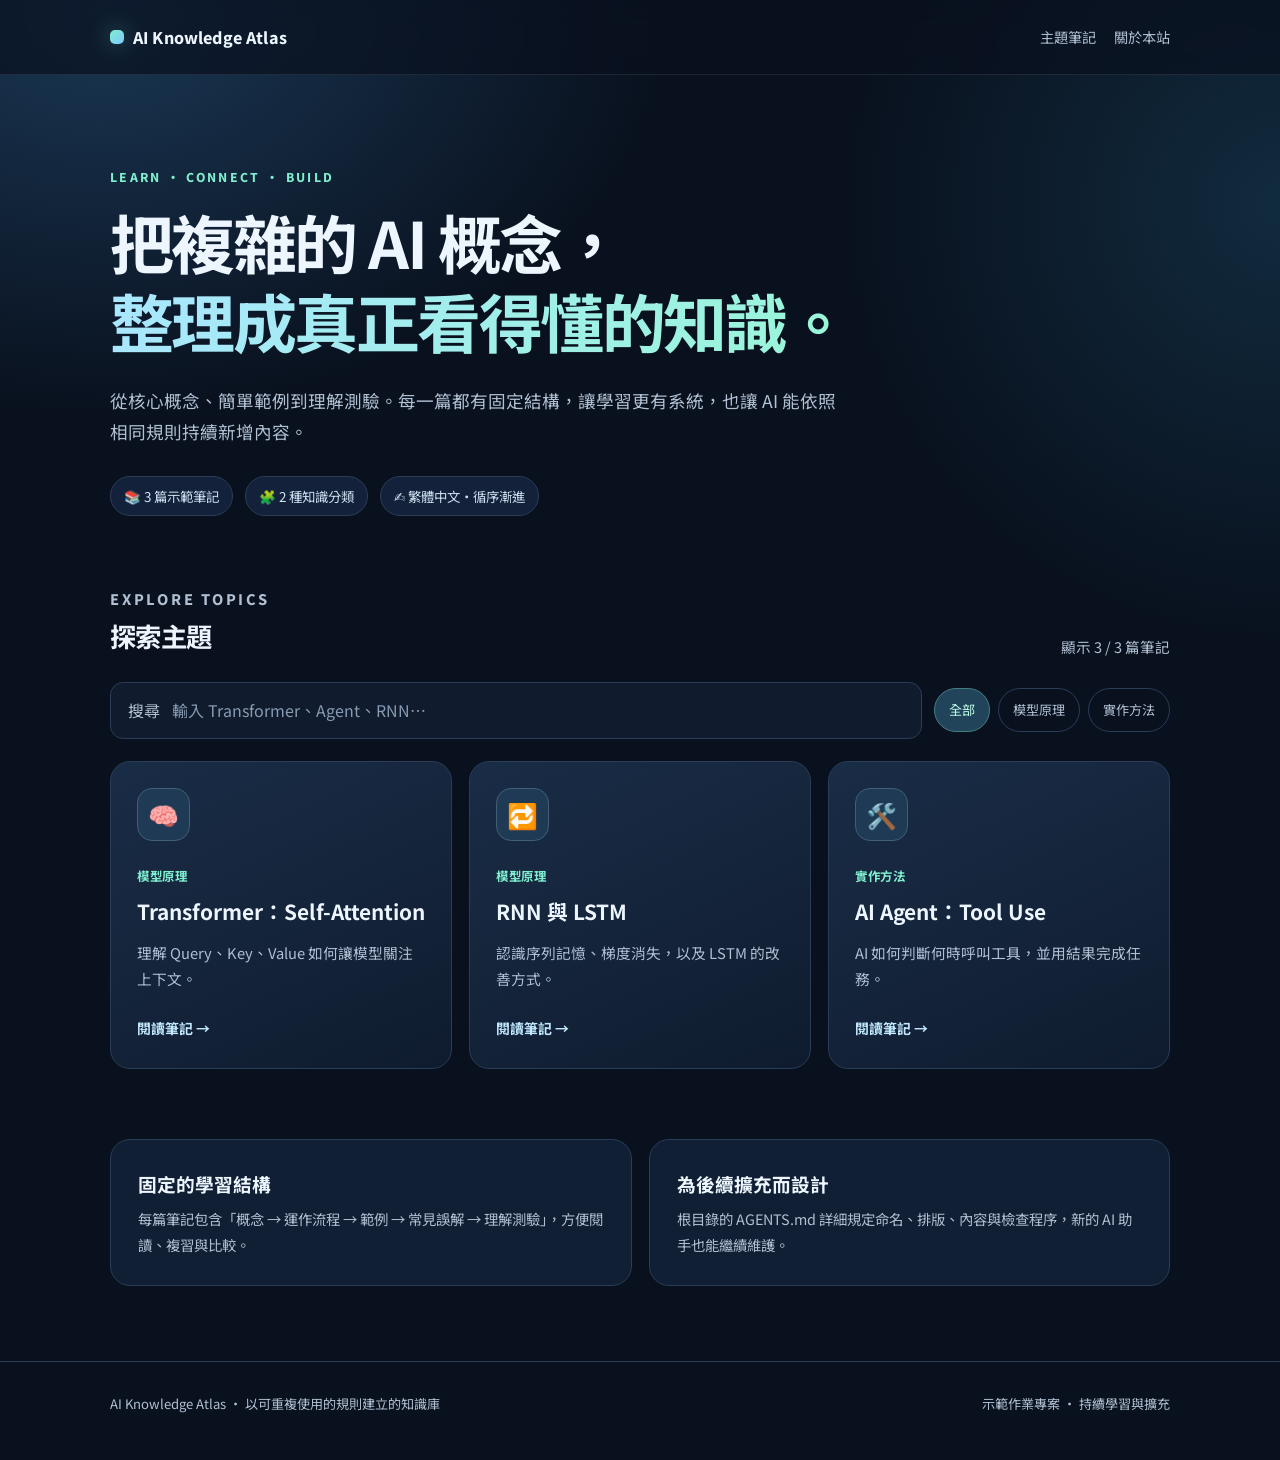
<file: index.html>
<!doctype html><html lang="zh-Hant"><head><meta charset="UTF-8"><meta name="viewport" content="width=device-width, initial-scale=1"><meta name="description" content="AI Knowledge Atlas：繁體中文人工智慧觀念學習筆記，從基礎到實例。"><title>首頁｜AI Knowledge Atlas</title><link rel="stylesheet" href="assets/style.css"></head><body><a class="skip-link" href="#main">跳到主要內容</a><header class="site-header"><div class="wrap nav"><a class="brand" href="index.html"><span class="brand-dot" aria-hidden="true"></span>AI Knowledge Atlas</a><nav class="nav-right" aria-label="主要導覽"><a href="index.html#topics">主題筆記</a><a href="index.html#about">關於本站</a></nav></div></header><main id="main" class="wrap"><section class="hero" aria-labelledby="hero-title"><p class="eyebrow">LEARN · CONNECT · BUILD</p><h1 id="hero-title">把複雜的 AI 概念，<br><span class="gradient-text">整理成真正看得懂的知識。</span></h1><p class="intro">從核心概念、簡單範例到理解測驗。每一篇都有固定結構，讓學習更有系統，也讓 AI 能依照相同規則持續新增內容。</p><div class="hero-metrics"><span>📚 3 篇示範筆記</span><span>🧩 2 種知識分類</span><span>✍️ 繁體中文・循序漸進</span></div></section><section id="topics" aria-labelledby="topics-title"><div class="section-header"><div><p class="eyebrow">EXPLORE TOPICS</p><h2 id="topics-title">探索主題</h2></div><p id="result-count" aria-live="polite">顯示 3 / 3 篇筆記</p></div><div class="filter-panel"><div class="searchbox"><label for="topic-search">搜尋</label><input id="topic-search" type="search" placeholder="輸入 Transformer、Agent、RNN…" autocomplete="off"></div><div class="chips" role="group" aria-label="分類篩選"><button type="button" class="chip" aria-pressed="true" data-filter="all">全部</button><button type="button" class="chip" aria-pressed="false" data-filter="模型原理">模型原理</button><button type="button" class="chip" aria-pressed="false" data-filter="實作方法">實作方法</button></div></div><div class="cards" id="topic-grid"><article class="topic-card" data-topic data-category="模型原理"><div class="topic-icon" aria-hidden="true">🧠</div><span class="topic-label">模型原理</span><h3>Transformer：Self-Attention</h3><p>理解 Query、Key、Value 如何讓模型關注上下文。</p><a class="card-link" href="pages/transformer.html" aria-label="閱讀Transformer：Self-Attention">閱讀筆記 →</a></article><article class="topic-card" data-topic data-category="模型原理"><div class="topic-icon" aria-hidden="true">🔁</div><span class="topic-label">模型原理</span><h3>RNN 與 LSTM</h3><p>認識序列記憶、梯度消失，以及 LSTM 的改善方式。</p><a class="card-link" href="pages/rnn-lstm.html" aria-label="閱讀RNN 與 LSTM">閱讀筆記 →</a></article><article class="topic-card" data-topic data-category="實作方法"><div class="topic-icon" aria-hidden="true">🛠️</div><span class="topic-label">實作方法</span><h3>AI Agent：Tool Use</h3><p>AI 如何判斷何時呼叫工具，並用結果完成任務。</p><a class="card-link" href="pages/ai-agent.html" aria-label="閱讀AI Agent：Tool Use">閱讀筆記 →</a></article></div><p id="empty-state" class="empty-state" hidden>找不到符合條件的筆記，試試其他關鍵字或分類。</p></section><section id="about" class="feature-grid" aria-label="本站特色"><div class="feature"><h3>固定的學習結構</h3><p>每篇筆記包含「概念 → 運作流程 → 範例 → 常見誤解 → 理解測驗」，方便閱讀、複習與比較。</p></div><div class="feature"><h3>為後續擴充而設計</h3><p>根目錄的 AGENTS.md 詳細規定命名、排版、內容與檢查程序，新的 AI 助手也能繼續維護。</p></div></section></main><script src="assets/main.js" defer></script><footer class="footer"><div class="wrap"><span>AI Knowledge Atlas · 以可重複使用的規則建立的知識庫</span><span>示範作業專案 · 持續學習與擴充</span></div></footer></body></html>
</file>
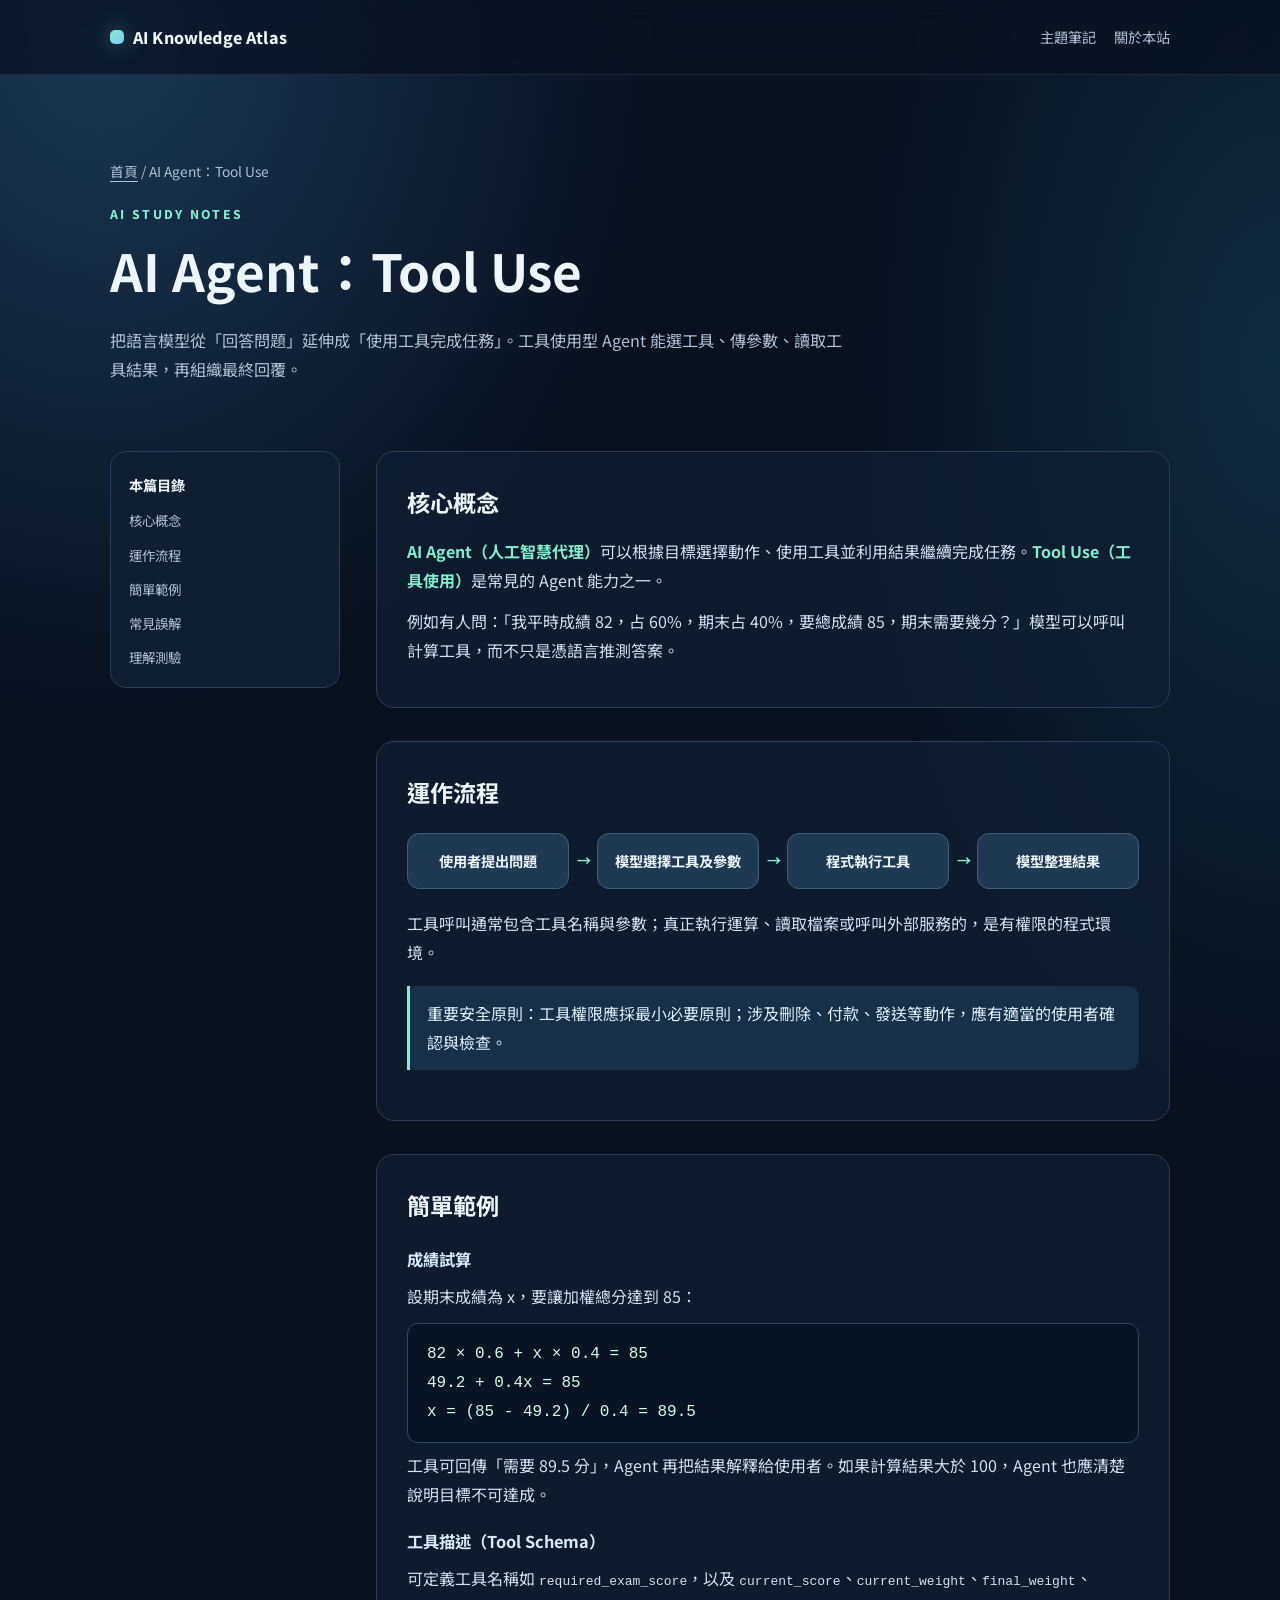
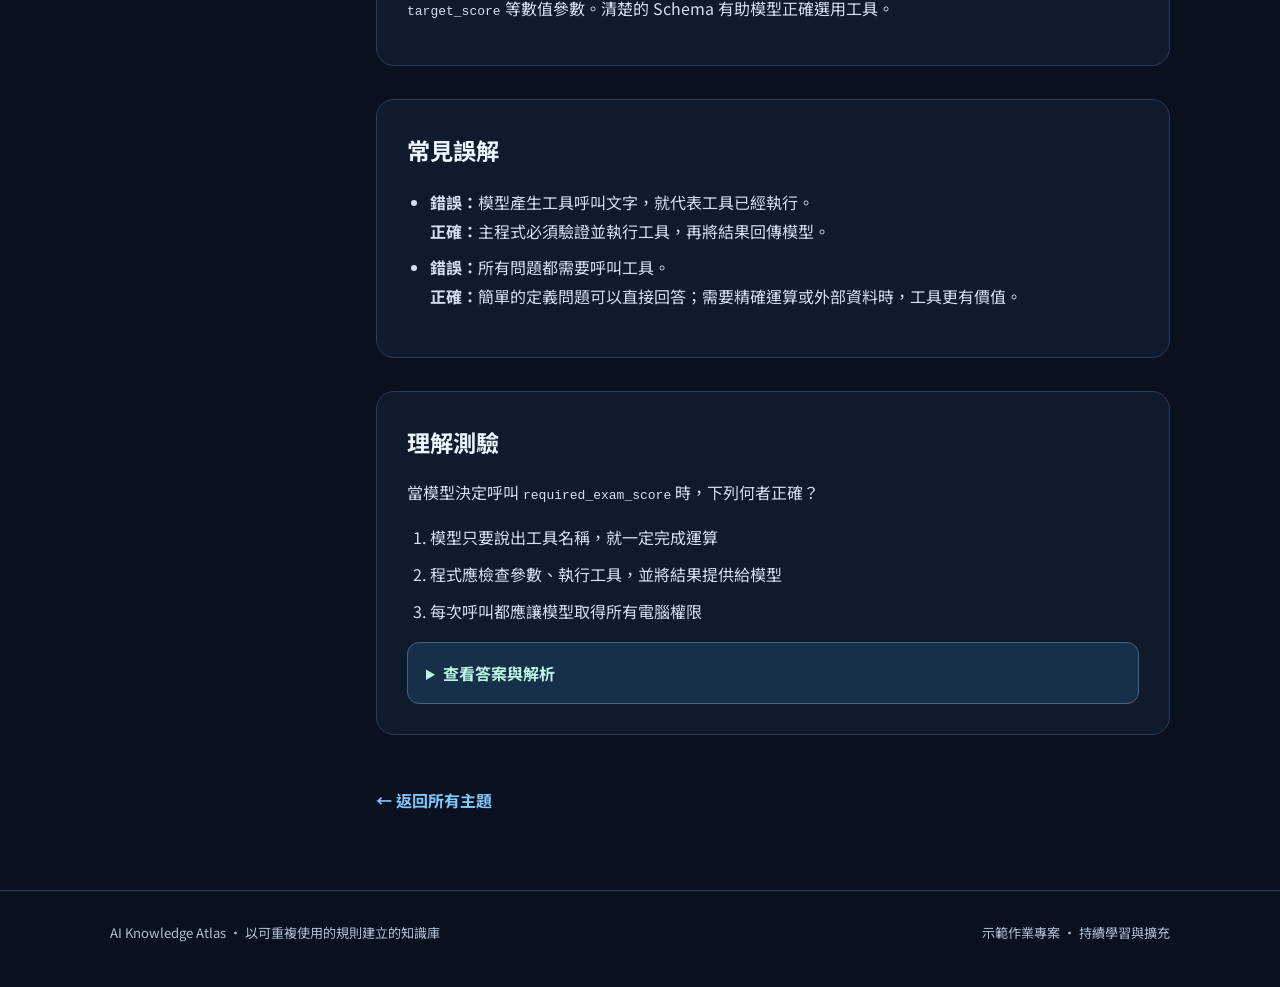
<file: pages/ai-agent.html>
<!doctype html><html lang="zh-Hant"><head><meta charset="UTF-8"><meta name="viewport" content="width=device-width, initial-scale=1"><meta name="description" content="AI Knowledge Atlas：繁體中文人工智慧觀念學習筆記，從基礎到實例。"><title>AI Agent：Tool Use｜AI Knowledge Atlas</title><link rel="stylesheet" href="../assets/style.css"></head><body><a class="skip-link" href="#main">跳到主要內容</a><header class="site-header"><div class="wrap nav"><a class="brand" href="../index.html"><span class="brand-dot" aria-hidden="true"></span>AI Knowledge Atlas</a><nav class="nav-right" aria-label="主要導覽"><a href="../index.html#topics">主題筆記</a><a href="../index.html#about">關於本站</a></nav></div></header><main id="main" class="wrap"><div class="detail-hero"><p class="breadcrumb"><a href="../index.html">首頁</a> / AI Agent：Tool Use</p><p class="eyebrow">AI STUDY NOTES</p><h1>AI Agent：Tool Use</h1><p class="intro">把語言模型從「回答問題」延伸成「使用工具完成任務」。工具使用型 Agent 能選工具、傳參數、讀取工具結果，再組織最終回覆。</p></div><div class="article-layout"><aside class="toc" aria-label="本文目錄"><strong>本篇目錄</strong><div class="toc-links"><a href="#what">核心概念</a><a href="#steps">運作流程</a><a href="#example">簡單範例</a><a href="#misconceptions">常見誤解</a><a href="#quiz">理解測驗</a></div></aside><article class="article"><section id="what" aria-labelledby="heading-what"><h2 id="heading-what">核心概念</h2><p><span class="term">AI Agent（人工智慧代理）</span>可以根據目標選擇動作、使用工具並利用結果繼續完成任務。<span class="term">Tool Use（工具使用）</span>是常見的 Agent 能力之一。</p><p>例如有人問：「我平時成績 82，占 60%，期末占 40%，要總成績 85，期末需要幾分？」模型可以呼叫計算工具，而不只是憑語言推測答案。</p></section><section id="steps" aria-labelledby="heading-steps"><h2 id="heading-steps">運作流程</h2><div class="step-flow" aria-label="工具使用代理運作流程"><span>使用者提出問題</span><span class="arrow" aria-hidden="true">→</span><span>模型選擇工具及參數</span><span class="arrow" aria-hidden="true">→</span><span>程式執行工具</span><span class="arrow" aria-hidden="true">→</span><span>模型整理結果</span></div><p>工具呼叫通常包含工具名稱與參數；真正執行運算、讀取檔案或呼叫外部服務的，是有權限的程式環境。</p><div class="note">重要安全原則：工具權限應採最小必要原則；涉及刪除、付款、發送等動作，應有適當的使用者確認與檢查。</div></section><section id="example" aria-labelledby="heading-example"><h2 id="heading-example">簡單範例</h2><h3>成績試算</h3><p>設期末成績為 x，要讓加權總分達到 85：</p><div class="formula">82 × 0.6 + x × 0.4 = 85
49.2 + 0.4x = 85
x = (85 - 49.2) / 0.4 = 89.5</div><p>工具可回傳「需要 89.5 分」，Agent 再把結果解釋給使用者。如果計算結果大於 100，Agent 也應清楚說明目標不可達成。</p><h3>工具描述（Tool Schema）</h3><p>可定義工具名稱如 <code>required_exam_score</code>，以及 <code>current_score</code>、<code>current_weight</code>、<code>final_weight</code>、<code>target_score</code> 等數值參數。清楚的 Schema 有助模型正確選用工具。</p></section><section id="misconceptions" aria-labelledby="heading-misconceptions"><h2 id="heading-misconceptions">常見誤解</h2><ul><li><strong>錯誤：</strong>模型產生工具呼叫文字，就代表工具已經執行。<br><strong>正確：</strong>主程式必須驗證並執行工具，再將結果回傳模型。</li><li><strong>錯誤：</strong>所有問題都需要呼叫工具。<br><strong>正確：</strong>簡單的定義問題可以直接回答；需要精確運算或外部資料時，工具更有價值。</li></ul></section><section id="quiz" aria-labelledby="heading-quiz"><h2 id="heading-quiz">理解測驗</h2><p>當模型決定呼叫 <code>required_exam_score</code> 時，下列何者正確？</p><ol><li>模型只要說出工具名稱，就一定完成運算</li><li>程式應檢查參數、執行工具，並將結果提供給模型</li><li>每次呼叫都應讓模型取得所有電腦權限</li></ol><details class="quiz"><summary>查看答案與解析</summary><p><strong>答案：2。</strong>模型提出工具使用請求，程式環境負責安全地執行與回傳結果。</p></details></section><a class="back-link" href="../index.html#topics">← 返回所有主題</a></article></div></main><footer class="footer"><div class="wrap"><span>AI Knowledge Atlas · 以可重複使用的規則建立的知識庫</span><span>示範作業專案 · 持續學習與擴充</span></div></footer></body></html>
</file>
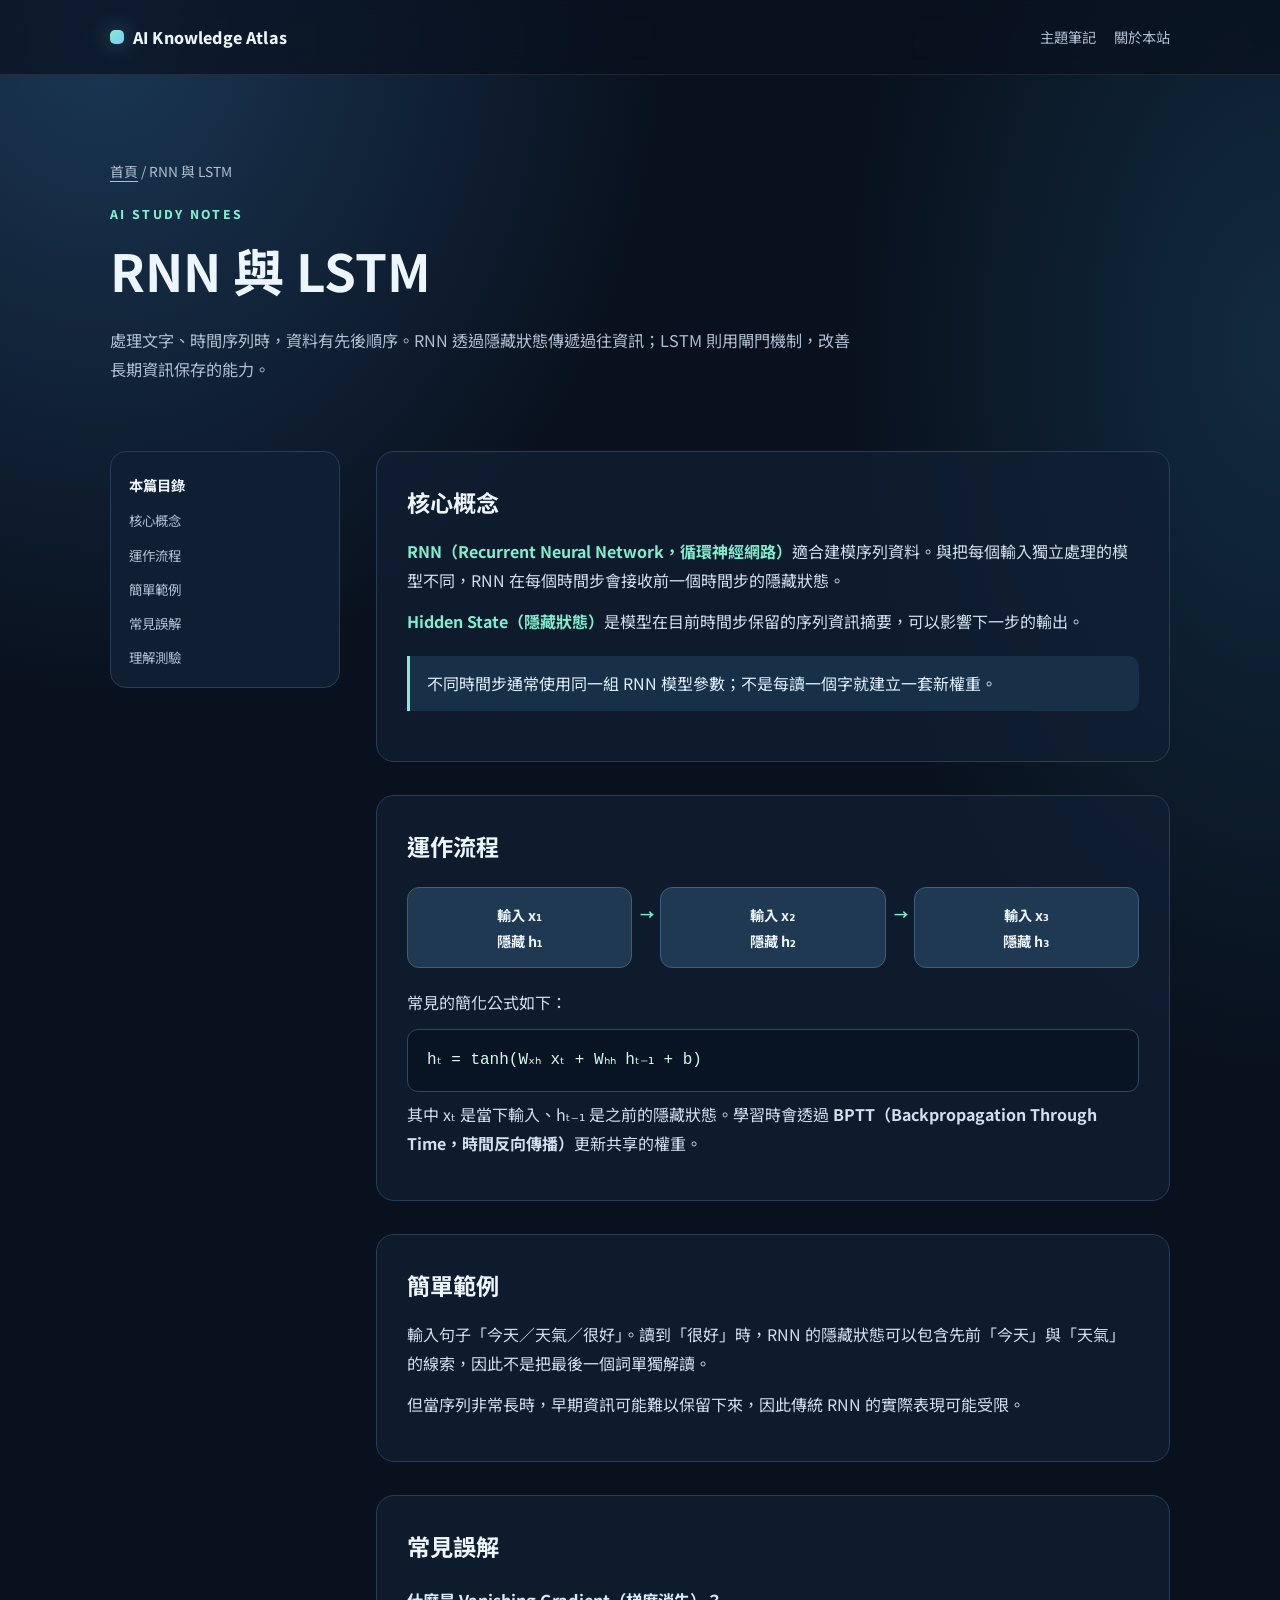
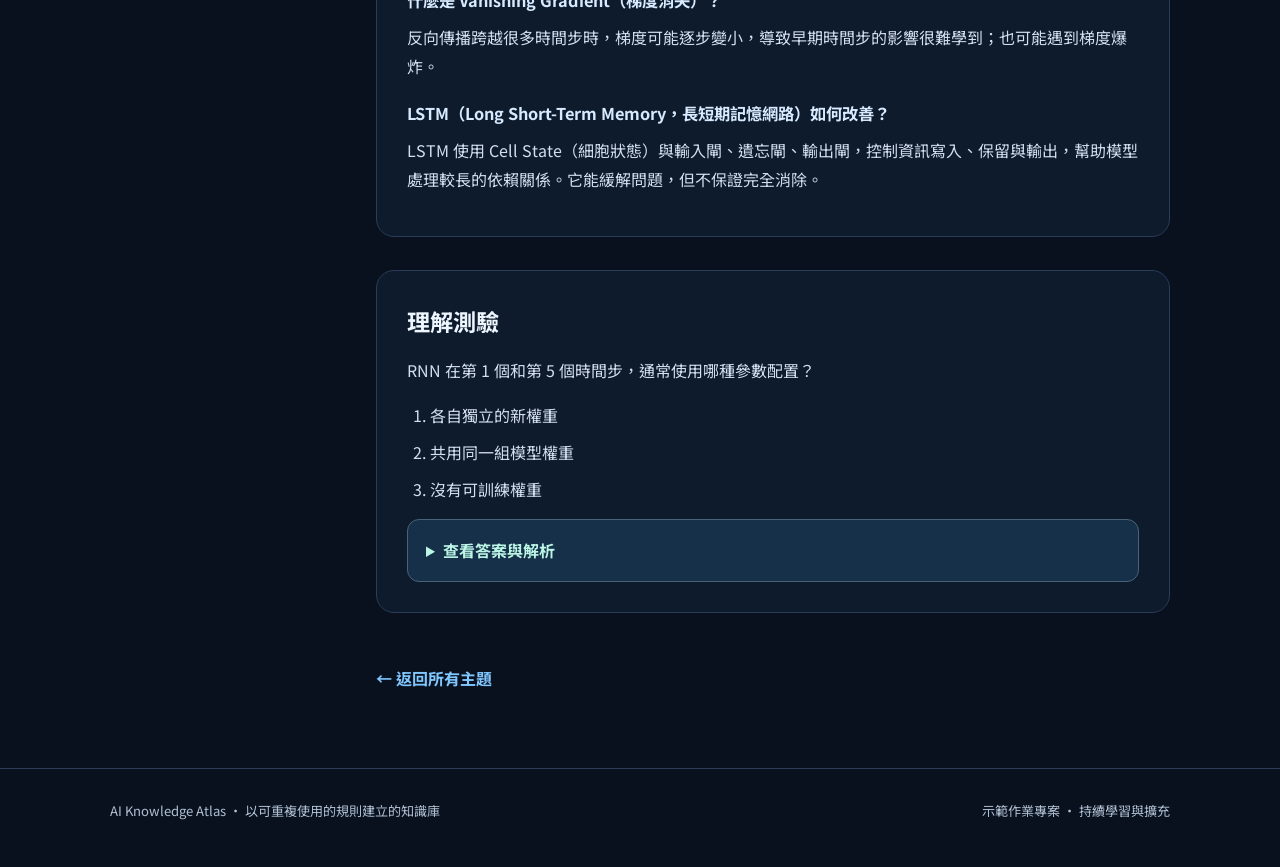
<file: pages/rnn-lstm.html>
<!doctype html><html lang="zh-Hant"><head><meta charset="UTF-8"><meta name="viewport" content="width=device-width, initial-scale=1"><meta name="description" content="AI Knowledge Atlas：繁體中文人工智慧觀念學習筆記，從基礎到實例。"><title>RNN 與 LSTM｜AI Knowledge Atlas</title><link rel="stylesheet" href="../assets/style.css"></head><body><a class="skip-link" href="#main">跳到主要內容</a><header class="site-header"><div class="wrap nav"><a class="brand" href="../index.html"><span class="brand-dot" aria-hidden="true"></span>AI Knowledge Atlas</a><nav class="nav-right" aria-label="主要導覽"><a href="../index.html#topics">主題筆記</a><a href="../index.html#about">關於本站</a></nav></div></header><main id="main" class="wrap"><div class="detail-hero"><p class="breadcrumb"><a href="../index.html">首頁</a> / RNN 與 LSTM</p><p class="eyebrow">AI STUDY NOTES</p><h1>RNN 與 LSTM</h1><p class="intro">處理文字、時間序列時，資料有先後順序。RNN 透過隱藏狀態傳遞過往資訊；LSTM 則用閘門機制，改善長期資訊保存的能力。</p></div><div class="article-layout"><aside class="toc" aria-label="本文目錄"><strong>本篇目錄</strong><div class="toc-links"><a href="#what">核心概念</a><a href="#steps">運作流程</a><a href="#example">簡單範例</a><a href="#misconceptions">常見誤解</a><a href="#quiz">理解測驗</a></div></aside><article class="article"><section id="what" aria-labelledby="heading-what"><h2 id="heading-what">核心概念</h2><p><span class="term">RNN（Recurrent Neural Network，循環神經網路）</span>適合建模序列資料。與把每個輸入獨立處理的模型不同，RNN 在每個時間步會接收前一個時間步的隱藏狀態。</p><p><span class="term">Hidden State（隱藏狀態）</span>是模型在目前時間步保留的序列資訊摘要，可以影響下一步的輸出。</p><div class="note">不同時間步通常使用同一組 RNN 模型參數；不是每讀一個字就建立一套新權重。</div></section><section id="steps" aria-labelledby="heading-steps"><h2 id="heading-steps">運作流程</h2><div class="step-flow" aria-label="RNN 時間序列"><span>輸入 x₁<br>隱藏 h₁</span><span class="arrow" aria-hidden="true">→</span><span>輸入 x₂<br>隱藏 h₂</span><span class="arrow" aria-hidden="true">→</span><span>輸入 x₃<br>隱藏 h₃</span></div><p>常見的簡化公式如下：</p><div class="formula">hₜ = tanh(Wₓₕ xₜ + Wₕₕ hₜ₋₁ + b)</div><p>其中 xₜ 是當下輸入、hₜ₋₁ 是之前的隱藏狀態。學習時會透過 <strong>BPTT（Backpropagation Through Time，時間反向傳播）</strong>更新共享的權重。</p></section><section id="example" aria-labelledby="heading-example"><h2 id="heading-example">簡單範例</h2><p>輸入句子「今天／天氣／很好」。讀到「很好」時，RNN 的隱藏狀態可以包含先前「今天」與「天氣」的線索，因此不是把最後一個詞單獨解讀。</p><p>但當序列非常長時，早期資訊可能難以保留下來，因此傳統 RNN 的實際表現可能受限。</p></section><section id="misconceptions" aria-labelledby="heading-misconceptions"><h2 id="heading-misconceptions">常見誤解</h2><h3>什麼是 Vanishing Gradient（梯度消失）？</h3><p>反向傳播跨越很多時間步時，梯度可能逐步變小，導致早期時間步的影響很難學到；也可能遇到梯度爆炸。</p><h3>LSTM（Long Short-Term Memory，長短期記憶網路）如何改善？</h3><p>LSTM 使用 Cell State（細胞狀態）與輸入閘、遺忘閘、輸出閘，控制資訊寫入、保留與輸出，幫助模型處理較長的依賴關係。它能緩解問題，但不保證完全消除。</p></section><section id="quiz" aria-labelledby="heading-quiz"><h2 id="heading-quiz">理解測驗</h2><p>RNN 在第 1 個和第 5 個時間步，通常使用哪種參數配置？</p><ol><li>各自獨立的新權重</li><li>共用同一組模型權重</li><li>沒有可訓練權重</li></ol><details class="quiz"><summary>查看答案與解析</summary><p><strong>答案：2。</strong>RNN 會重複使用共享參數，搭配不同時間步的輸入與隱藏狀態計算輸出。</p></details></section><a class="back-link" href="../index.html#topics">← 返回所有主題</a></article></div></main><footer class="footer"><div class="wrap"><span>AI Knowledge Atlas · 以可重複使用的規則建立的知識庫</span><span>示範作業專案 · 持續學習與擴充</span></div></footer></body></html>
</file>
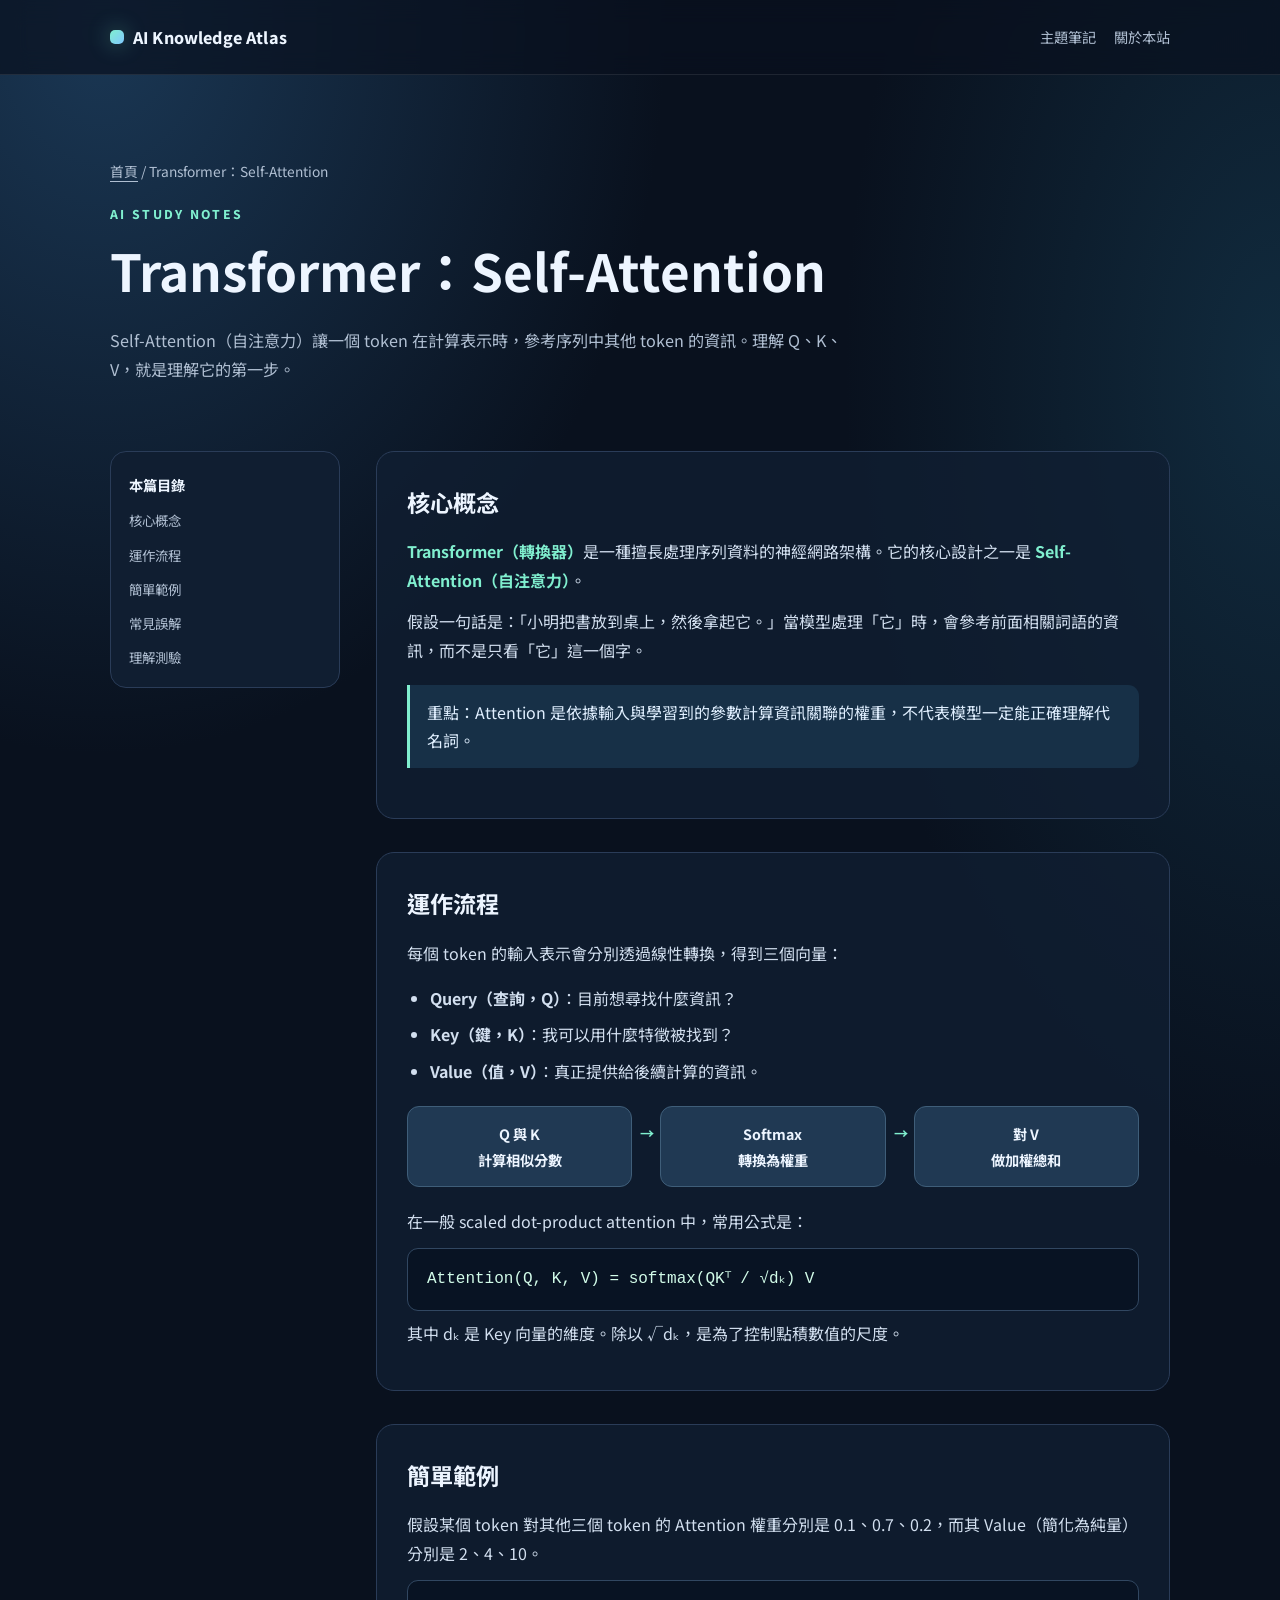
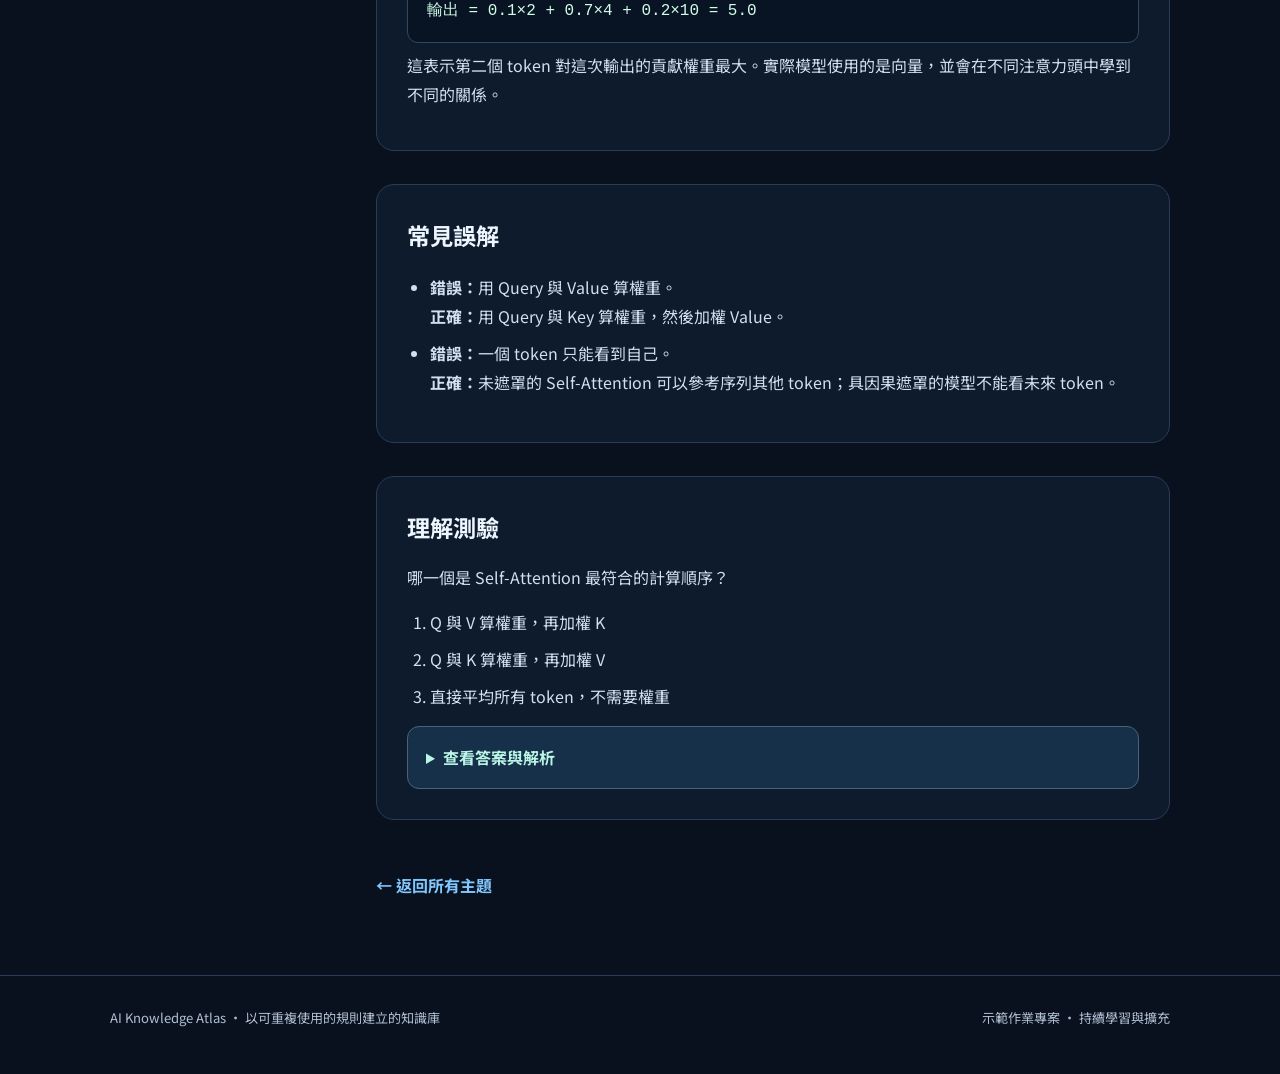
<file: pages/transformer.html>
<!doctype html><html lang="zh-Hant"><head><meta charset="UTF-8"><meta name="viewport" content="width=device-width, initial-scale=1"><meta name="description" content="AI Knowledge Atlas：繁體中文人工智慧觀念學習筆記，從基礎到實例。"><title>Transformer：Self-Attention｜AI Knowledge Atlas</title><link rel="stylesheet" href="../assets/style.css"></head><body><a class="skip-link" href="#main">跳到主要內容</a><header class="site-header"><div class="wrap nav"><a class="brand" href="../index.html"><span class="brand-dot" aria-hidden="true"></span>AI Knowledge Atlas</a><nav class="nav-right" aria-label="主要導覽"><a href="../index.html#topics">主題筆記</a><a href="../index.html#about">關於本站</a></nav></div></header><main id="main" class="wrap"><div class="detail-hero"><p class="breadcrumb"><a href="../index.html">首頁</a> / Transformer：Self-Attention</p><p class="eyebrow">AI STUDY NOTES</p><h1>Transformer：Self-Attention</h1><p class="intro">Self-Attention（自注意力）讓一個 token 在計算表示時，參考序列中其他 token 的資訊。理解 Q、K、V，就是理解它的第一步。</p></div><div class="article-layout"><aside class="toc" aria-label="本文目錄"><strong>本篇目錄</strong><div class="toc-links"><a href="#what">核心概念</a><a href="#steps">運作流程</a><a href="#example">簡單範例</a><a href="#misconceptions">常見誤解</a><a href="#quiz">理解測驗</a></div></aside><article class="article"><section id="what" aria-labelledby="heading-what"><h2 id="heading-what">核心概念</h2><p><span class="term">Transformer（轉換器）</span>是一種擅長處理序列資料的神經網路架構。它的核心設計之一是 <span class="term">Self-Attention（自注意力）</span>。</p><p>假設一句話是：「小明把書放到桌上，然後拿起它。」當模型處理「它」時，會參考前面相關詞語的資訊，而不是只看「它」這一個字。</p><div class="note">重點：Attention 是依據輸入與學習到的參數計算資訊關聯的權重，不代表模型一定能正確理解代名詞。</div></section><section id="steps" aria-labelledby="heading-steps"><h2 id="heading-steps">運作流程</h2><p>每個 token 的輸入表示會分別透過線性轉換，得到三個向量：</p><ul><li><strong>Query（查詢，Q）</strong>：目前想尋找什麼資訊？</li><li><strong>Key（鍵，K）</strong>：我可以用什麼特徵被找到？</li><li><strong>Value（值，V）</strong>：真正提供給後續計算的資訊。</li></ul><div class="step-flow" aria-label="Self Attention 計算流程"><span>Q 與 K<br>計算相似分數</span><span class="arrow" aria-hidden="true">→</span><span>Softmax<br>轉換為權重</span><span class="arrow" aria-hidden="true">→</span><span>對 V<br>做加權總和</span></div><p>在一般 scaled dot-product attention 中，常用公式是：</p><div class="formula">Attention(Q, K, V) = softmax(QKᵀ / √dₖ) V</div><p>其中 dₖ 是 Key 向量的維度。除以 √dₖ，是為了控制點積數值的尺度。</p></section><section id="example" aria-labelledby="heading-example"><h2 id="heading-example">簡單範例</h2><p>假設某個 token 對其他三個 token 的 Attention 權重分別是 0.1、0.7、0.2，而其 Value（簡化為純量）分別是 2、4、10。</p><div class="formula">輸出 = 0.1×2 + 0.7×4 + 0.2×10 = 5.0</div><p>這表示第二個 token 對這次輸出的貢獻權重最大。實際模型使用的是向量，並會在不同注意力頭中學到不同的關係。</p></section><section id="misconceptions" aria-labelledby="heading-misconceptions"><h2 id="heading-misconceptions">常見誤解</h2><ul><li><strong>錯誤：</strong>用 Query 與 Value 算權重。<br><strong>正確：</strong>用 Query 與 Key 算權重，然後加權 Value。</li><li><strong>錯誤：</strong>一個 token 只能看到自己。<br><strong>正確：</strong>未遮罩的 Self-Attention 可以參考序列其他 token；具因果遮罩的模型不能看未來 token。</li></ul></section><section id="quiz" aria-labelledby="heading-quiz"><h2 id="heading-quiz">理解測驗</h2><p>哪一個是 Self-Attention 最符合的計算順序？</p><ol><li>Q 與 V 算權重，再加權 K</li><li>Q 與 K 算權重，再加權 V</li><li>直接平均所有 token，不需要權重</li></ol><details class="quiz"><summary>查看答案與解析</summary><p><strong>答案：2。</strong>Q、K 先決定注意力權重，再用權重對 V 做加權總和。</p></details></section><a class="back-link" href="../index.html#topics">← 返回所有主題</a></article></div></main><footer class="footer"><div class="wrap"><span>AI Knowledge Atlas · 以可重複使用的規則建立的知識庫</span><span>示範作業專案 · 持續學習與擴充</span></div></footer></body></html>
</file>
<file: assets/style.css>
@import url('https://fonts.googleapis.com/css2?family=Noto+Sans+TC:wght@400;500;600;700;800&display=swap');
:root {color-scheme:dark;--bg:#09111e;--bg2:#101b2d;--panel:#14233a;--panel2:#172a45;--border:#2a3c58;--ink:#edf5ff;--muted:#b0bfd2;--blue:#80c7ff;--mint:#80efcf;--gold:#ffd69c;--radius:20px;--max:1060px}
* {box-sizing:border-box} html{scroll-behavior:smooth} body{margin:0;min-height:100vh;font-family:'Noto Sans TC',system-ui,-apple-system,'Segoe UI',sans-serif;color:var(--ink);background:radial-gradient(ellipse 55% 34% at 8% 1%,#1a3754 0%,transparent 80%),radial-gradient(ellipse 40% 35% at 100% 14%,#112b3e 0%,transparent 85%),var(--bg);line-height:1.8} a{color:var(--blue);text-underline-offset:4px} button,input{font:inherit} button{cursor:pointer} .skip-link{position:absolute;left:-9999px;top:12px;background:white;color:black;padding:10px;z-index:100}.skip-link:focus{left:12px}.wrap{width:min(calc(100% - 40px),var(--max));margin:auto}.site-header{border-bottom:1px solid rgba(255,255,255,.09);backdrop-filter:blur(12px);background:rgba(9,17,30,.7)} .nav{min-height:74px;display:flex;align-items:center;justify-content:space-between;gap:20px}.brand{font-weight:800;text-decoration:none;color:var(--ink);letter-spacing:.01em;display:inline-flex;gap:9px;align-items:center}.brand-dot{height:14px;width:14px;background:linear-gradient(135deg,var(--mint),var(--blue));border-radius:5px;box-shadow:0 0 22px #80efcf66}.nav-right{font-size:.89rem;display:flex;align-items:center;gap:18px}.nav-right a{color:var(--muted);text-decoration:none}.nav-right a:hover,.nav-right a:focus{color:white}.eyebrow{text-transform:uppercase;letter-spacing:.19em;color:var(--mint);font-weight:800;font-size:.76rem;margin:0 0 13px}.hero{padding:92px 0 60px}.hero h1{font-size:clamp(2.25rem,5vw,4.3rem);line-height:1.24;letter-spacing:-.04em;margin:0;max-width:900px}.gradient-text{background:linear-gradient(115deg,#a9e6ff,#99f6d7);color:transparent;background-clip:text}.intro{font-size:1.1rem;max-width:740px;color:var(--muted);margin:24px 0 28px}.hero-metrics{display:flex;gap:12px;flex-wrap:wrap}.hero-metrics span{border:1px solid var(--border);padding:7px 13px;border-radius:999px;background:#13223a;color:#cde1f1;font-size:.84rem}.section-header{display:flex;justify-content:space-between;gap:18px;align-items:end;margin:10px 0 22px}.section-header h2{font-size:1.65rem;letter-spacing:-.02em;margin:0}.section-header p{color:var(--muted);font-size:.91rem;margin:0}.filter-panel{display:flex;flex-wrap:wrap;gap:12px;justify-content:space-between;align-items:center;margin-bottom:22px}.searchbox{display:flex;align-items:center;gap:10px;background:var(--bg2);border:1px solid var(--border);padding:12px 17px;border-radius:13px;flex:1;min-width:230px}.searchbox:focus-within{outline:2px solid var(--blue);outline-offset:2px}.searchbox label{color:var(--muted);white-space:nowrap}.searchbox input{border:0;outline:none;background:none;color:var(--ink);width:100%;min-width:0}.searchbox input::placeholder{color:#879bb2}.chips{display:flex;flex-wrap:wrap;gap:8px}.chip{border-radius:999px;border:1px solid var(--border);background:transparent;color:var(--muted);padding:9px 14px;font-size:.82rem}.chip[aria-pressed='true']{background:#22445a;color:#bfffe7;border-color:#437e84}.cards{display:grid;grid-template-columns:repeat(3,minmax(0,1fr));gap:17px}.topic-card{background:linear-gradient(155deg,rgba(26,45,71,.98),rgba(15,28,47,.99));border:1px solid var(--border);border-radius:var(--radius);padding:26px;display:flex;flex-direction:column;min-height:300px;transition:transform .2s,border-color .2s}.topic-card:hover,.topic-card:focus-within{transform:translateY(-3px);border-color:#668ca3}.topic-icon{font-size:1.55rem;width:53px;height:53px;display:grid;place-items:center;border:1px solid #425f76;border-radius:15px;background:#1f3a55;margin-bottom:24px}.topic-card .topic-label{color:var(--mint);font-size:.78rem;font-weight:700;letter-spacing:.06em}.topic-card h3{margin:6px 0 9px;font-size:1.3rem}.topic-card p{color:var(--muted);font-size:.92rem;margin:0 0 24px;flex:1}.card-link{color:#c1e9ff;font-size:.87rem;font-weight:700;text-decoration:none}.card-link:hover{text-decoration:underline}.empty-state{color:var(--muted);padding:35px 0}.feature-grid{display:grid;grid-template-columns:1fr 1fr;gap:17px;margin:70px 0}.feature{background:#101f33;border:1px solid var(--border);border-radius:var(--radius);padding:27px}.feature h3{margin:0 0 6px}.feature p{margin:0;color:var(--muted);font-size:.9rem}.footer{border-top:1px solid var(--border);color:var(--muted);padding:30px 0 44px;font-size:.82rem;margin-top:75px}.footer .wrap{display:flex;justify-content:space-between;gap:10px;flex-wrap:wrap}.detail-hero{padding:70px 0 38px}.breadcrumb{font-size:.86rem;color:var(--muted);margin-bottom:20px}.breadcrumb a{color:var(--muted)}.detail-hero h1{font-size:clamp(2rem,4vw,3.2rem);line-height:1.25;margin:0}.detail-hero .intro{font-size:1.01rem}.article-layout{display:grid;grid-template-columns:230px minmax(0,1fr);gap:36px;align-items:start}.toc{border:1px solid var(--border);border-radius:16px;background:#101e31;padding:18px;position:sticky;top:20px}.toc strong{font-size:.89rem}.toc a{display:block;font-size:.84rem;text-decoration:none;color:var(--muted);padding-top:10px}.toc a:hover{color:var(--blue)}.article{min-width:0}.article section{margin:0 0 33px;background:rgba(17,31,50,.76);border:1px solid var(--border);border-radius:18px;padding:30px}.article h2{font-size:1.45rem;margin:0 0 14px}.article h3{font-size:1.02rem;margin:18px 0 6px;color:#d7eaff}.article p,.article li{color:#d2dfef}.article p{margin:8px 0 12px}.article ul,.article ol{padding-left:23px}.article li{margin:8px 0}.term{color:var(--mint);font-weight:700}.note{border-left:3px solid var(--mint);background:#173047;border-radius:0 11px 11px 0;padding:13px 17px;color:#e0efff;margin:20px 0}.formula{overflow:auto;background:#081323;border:1px solid #314761;padding:16px 19px;border-radius:11px;font-family:ui-monospace,Consolas,monospace;color:#d2fce9;white-space:pre-wrap}.step-flow{display:flex;gap:8px;flex-wrap:wrap;align-items:stretch;margin:20px 0}.step-flow span{flex:1;min-width:110px;border-radius:12px;background:#203953;border:1px solid #3f5e79;padding:14px;text-align:center;font-size:.89rem;font-weight:700}.step-flow .arrow{background:transparent;border:0;flex:0;min-width:12px;color:var(--mint);padding:14px 0}.quiz{padding:16px 18px;border:1px solid #486378;border-radius:12px;background:#173049;margin-top:14px}.quiz summary{cursor:pointer;font-weight:700;color:#baf5e6}.quiz p{margin-bottom:0}.back-link{display:inline-block;text-decoration:none;margin:18px 0 0;font-weight:700}.muted{color:var(--muted)}.callout{background:#102335;border:1px solid #2f566d;border-radius:15px;padding:20px 22px;margin-top:20px}.callout p{margin:6px 0 0}.spacer{height:8px} :focus-visible{outline:3px solid #a7eadd;outline-offset:3px}
@media(max-width:850px){.cards{grid-template-columns:repeat(2,minmax(0,1fr))}.article-layout{grid-template-columns:1fr}.toc{position:static}.toc .toc-links{display:flex;gap:14px;flex-wrap:wrap}.toc a{padding-top:6px}}@media(max-width:600px){.wrap{width:min(calc(100% - 28px),var(--max))}.hero{padding:60px 0 43px}.cards,.feature-grid{grid-template-columns:1fr}.feature-grid{margin:40px 0}.nav-right{gap:10px}.site-header .nav{min-height:66px}.filter-panel{align-items:stretch}.chips{width:100%}.article section{padding:20px}.detail-hero{padding-top:44px}.step-flow .arrow{display:none}}

[hidden]{display:none!important}
</file>
